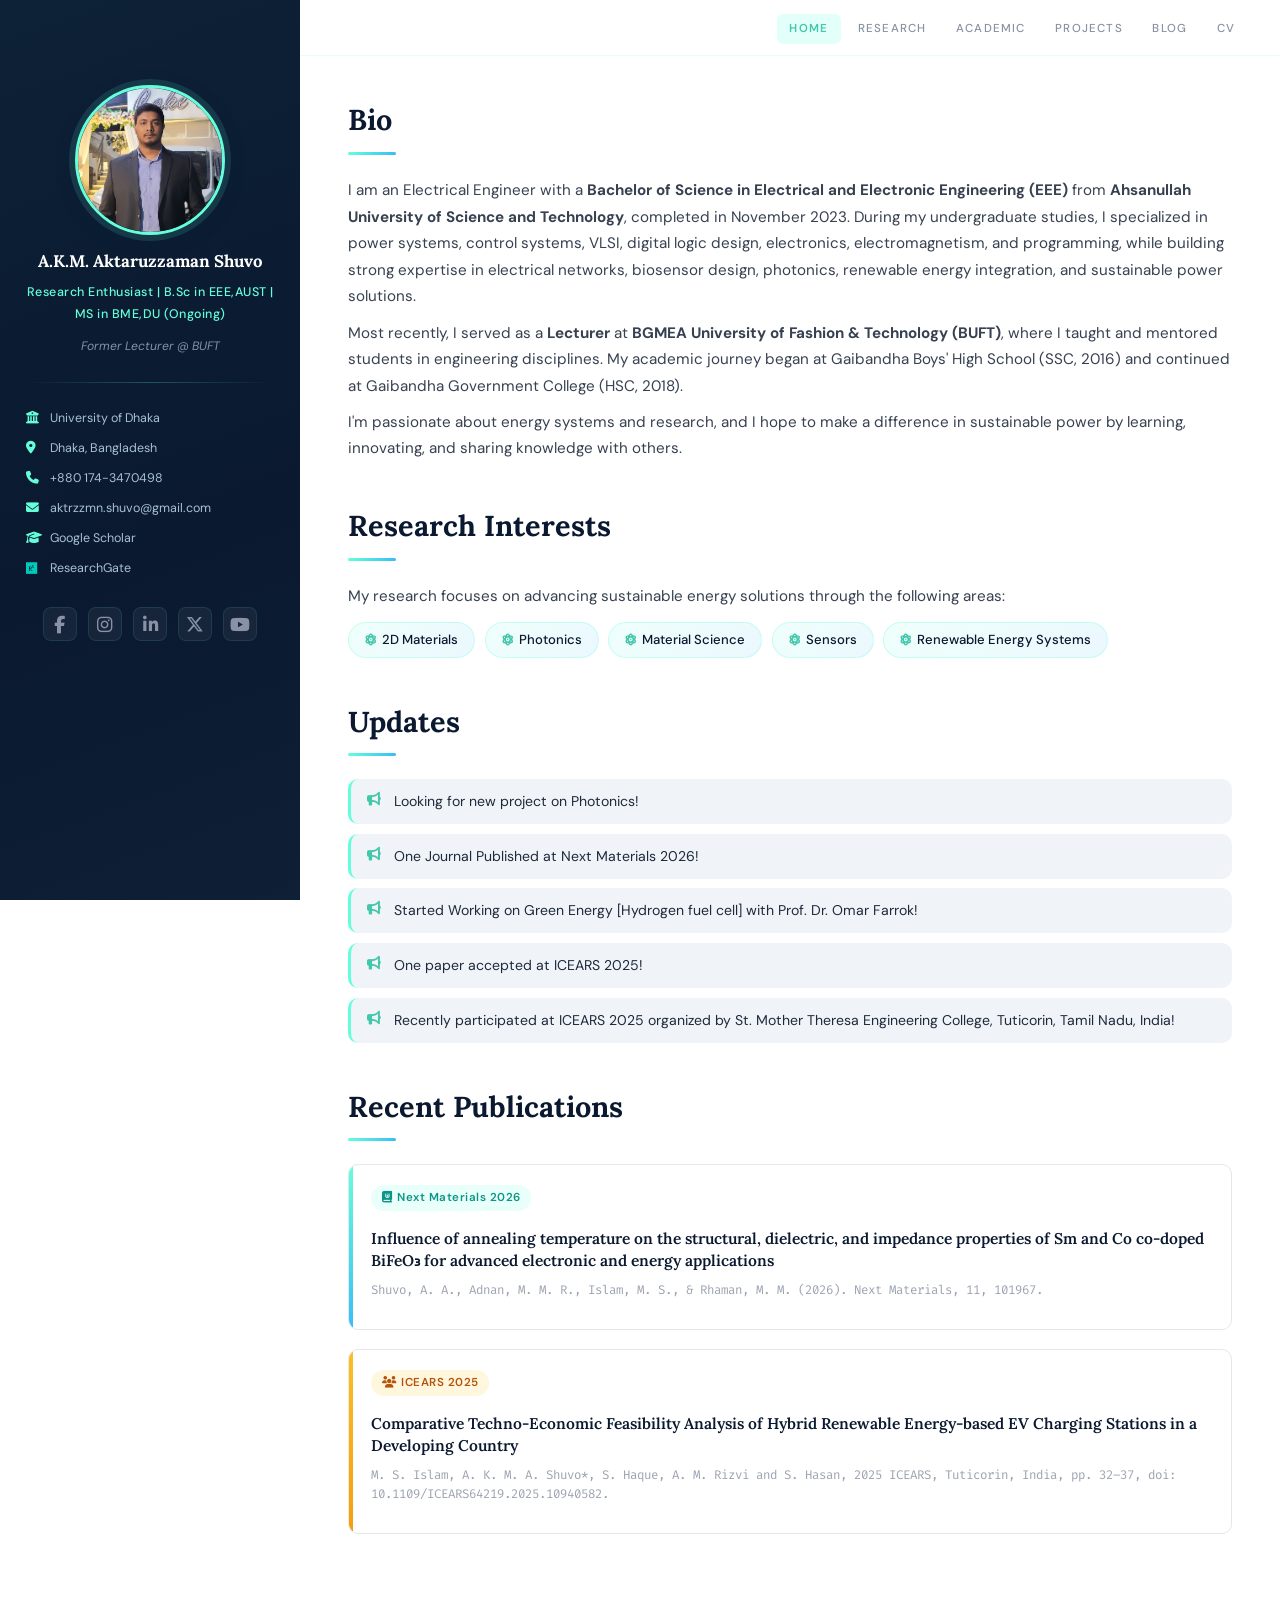
<file: index.html>
<!DOCTYPE html>
<html lang="en">
<head>
  <meta charset="UTF-8">
  <meta name="viewport" content="width=device-width, initial-scale=1.0">
  <title>Aktaruzzaman Shuvo — EEE Researcher</title>
  <link rel="stylesheet" href="https://cdnjs.cloudflare.com/ajax/libs/font-awesome/6.5.0/css/all.min.css">
  <link rel="stylesheet" href="assets/style.css">
</head>
<body>

  <nav></nav>
  <aside class="sidebar"></aside>

  <main class="main-content" id="main-content">
    <!-- Content injected by JS -->
  </main>

  <script src="assets/data.js"></script>
  <script src="assets/site.js"></script>
  <script>
    buildPage({ page: 'home', navActive: 'home', assetPrefix: '' });

    /* ---- Render home content ---- */
    const d = SITE_DATA.home;
    const p = SITE_DATA.profile;

    document.getElementById('main-content').innerHTML = `

      <!-- Bio -->
      <section id="bio">
        <h1 class="section-title">Bio</h1>
        ${d.bio.map(t => `<p>${t}</p>`).join('')}
      </section>

      <!-- Research Interests -->
      <section id="interests">
        <h1 class="section-title">Research Interests</h1>
        <p>My research focuses on advancing sustainable energy solutions through the following areas:</p>
        <div class="interest-grid">
          ${d.interests.map(i => `<span class="interest-tag"><i class="fas fa-atom" style="margin-right:5px;font-size:0.75rem;color:var(--teal-dim)"></i>${i}</span>`).join('')}
        </div>
      </section>

      <!-- Updates -->
      <section id="updates">
        <h1 class="section-title">Updates</h1>
        <div class="news-feed">
          ${d.updates.map(u => `
            <div class="news-item">
              <i class="fas fa-bullhorn news-icon"></i>
              <span class="news-text">${u}</span>
            </div>`).join('')}
        </div>
      </section>

      <!-- Recent Publications -->
      <section id="recent-pubs">
        <h1 class="section-title">Recent Publications</h1>
        <div class="pub-list">
          ${[...d.recentPubs].reverse().map(pub => `
            <div class="pub-card ${pub.type}">
              <span class="pub-badge ${pub.type}"><i class="fas fa-${pub.type === 'journal' ? 'journal-whills' : 'users'}"></i> ${pub.badge}</span>
              <p class="pub-title">${pub.title}</p>
              <p class="pub-cite">${pub.cite}</p>
            </div>`).join('')}
        </div>
      </section>
    `;
  </script>
</body>
</html>
</file>
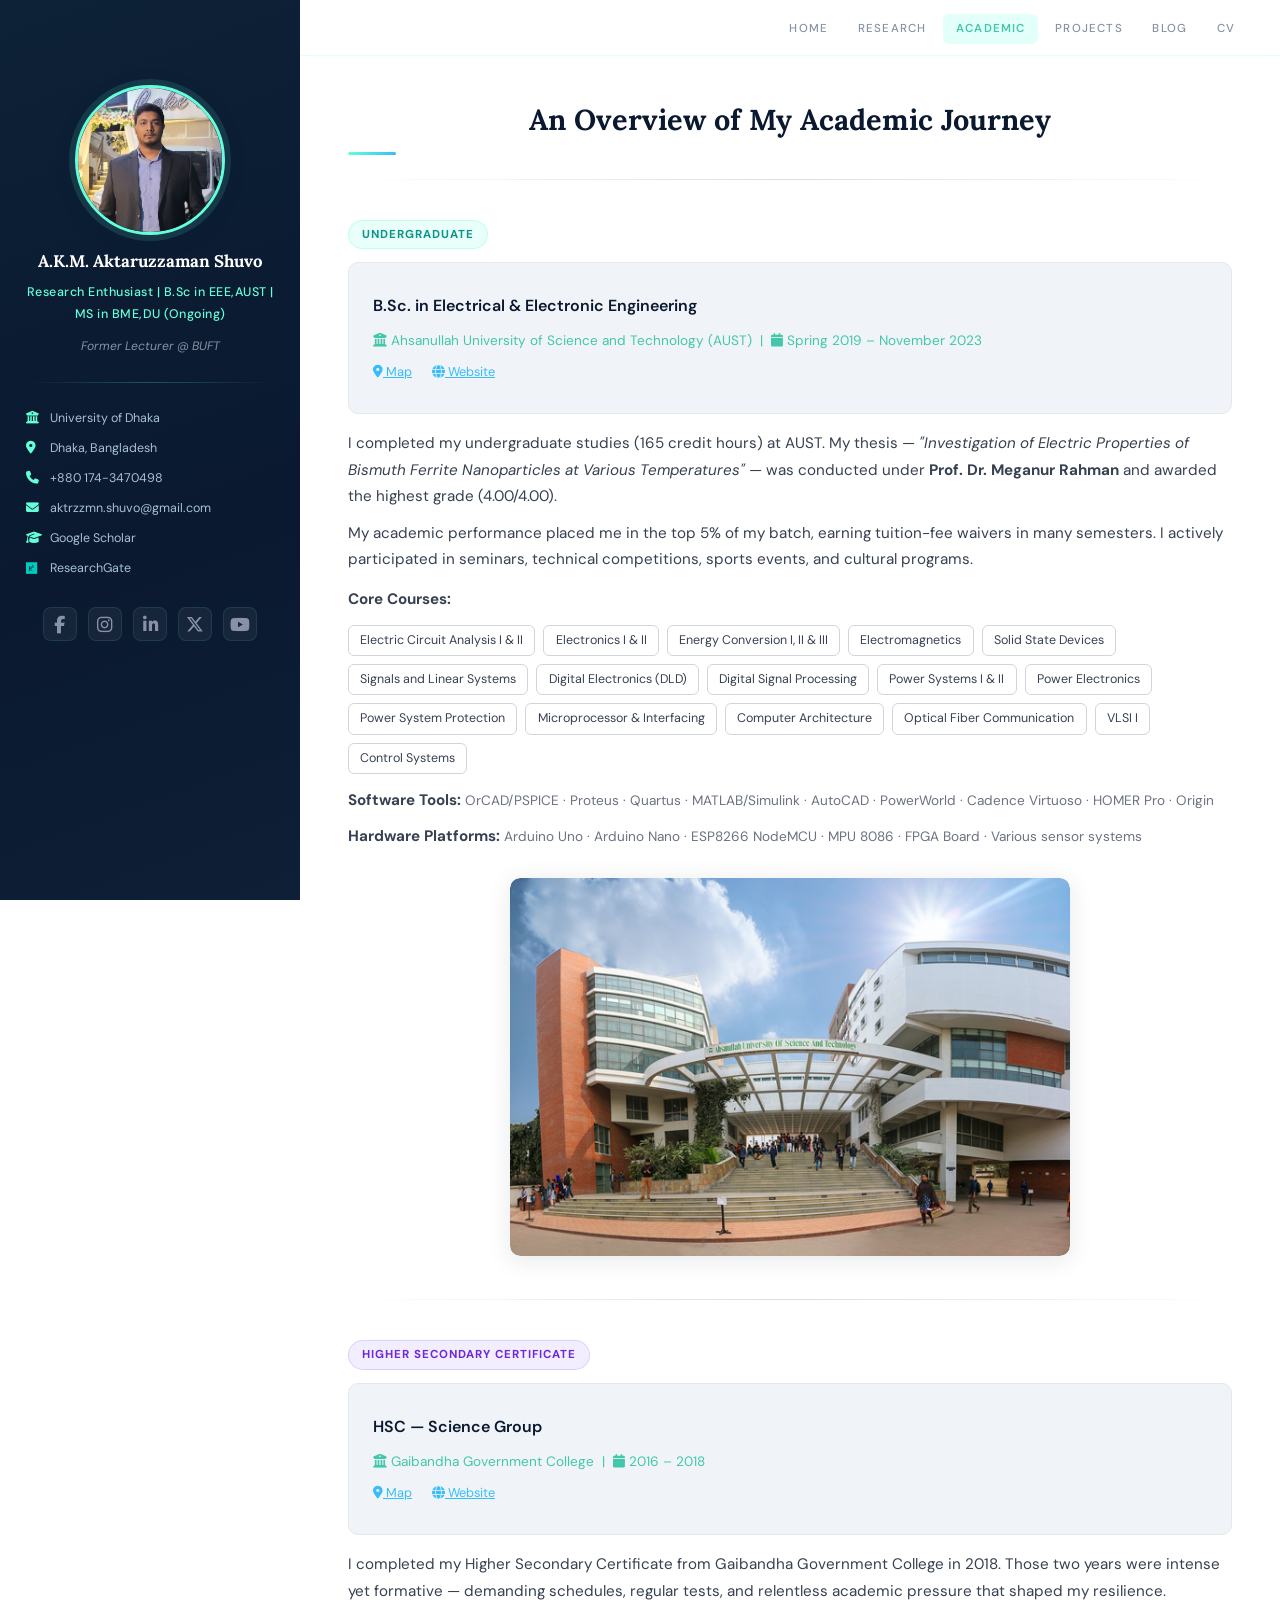
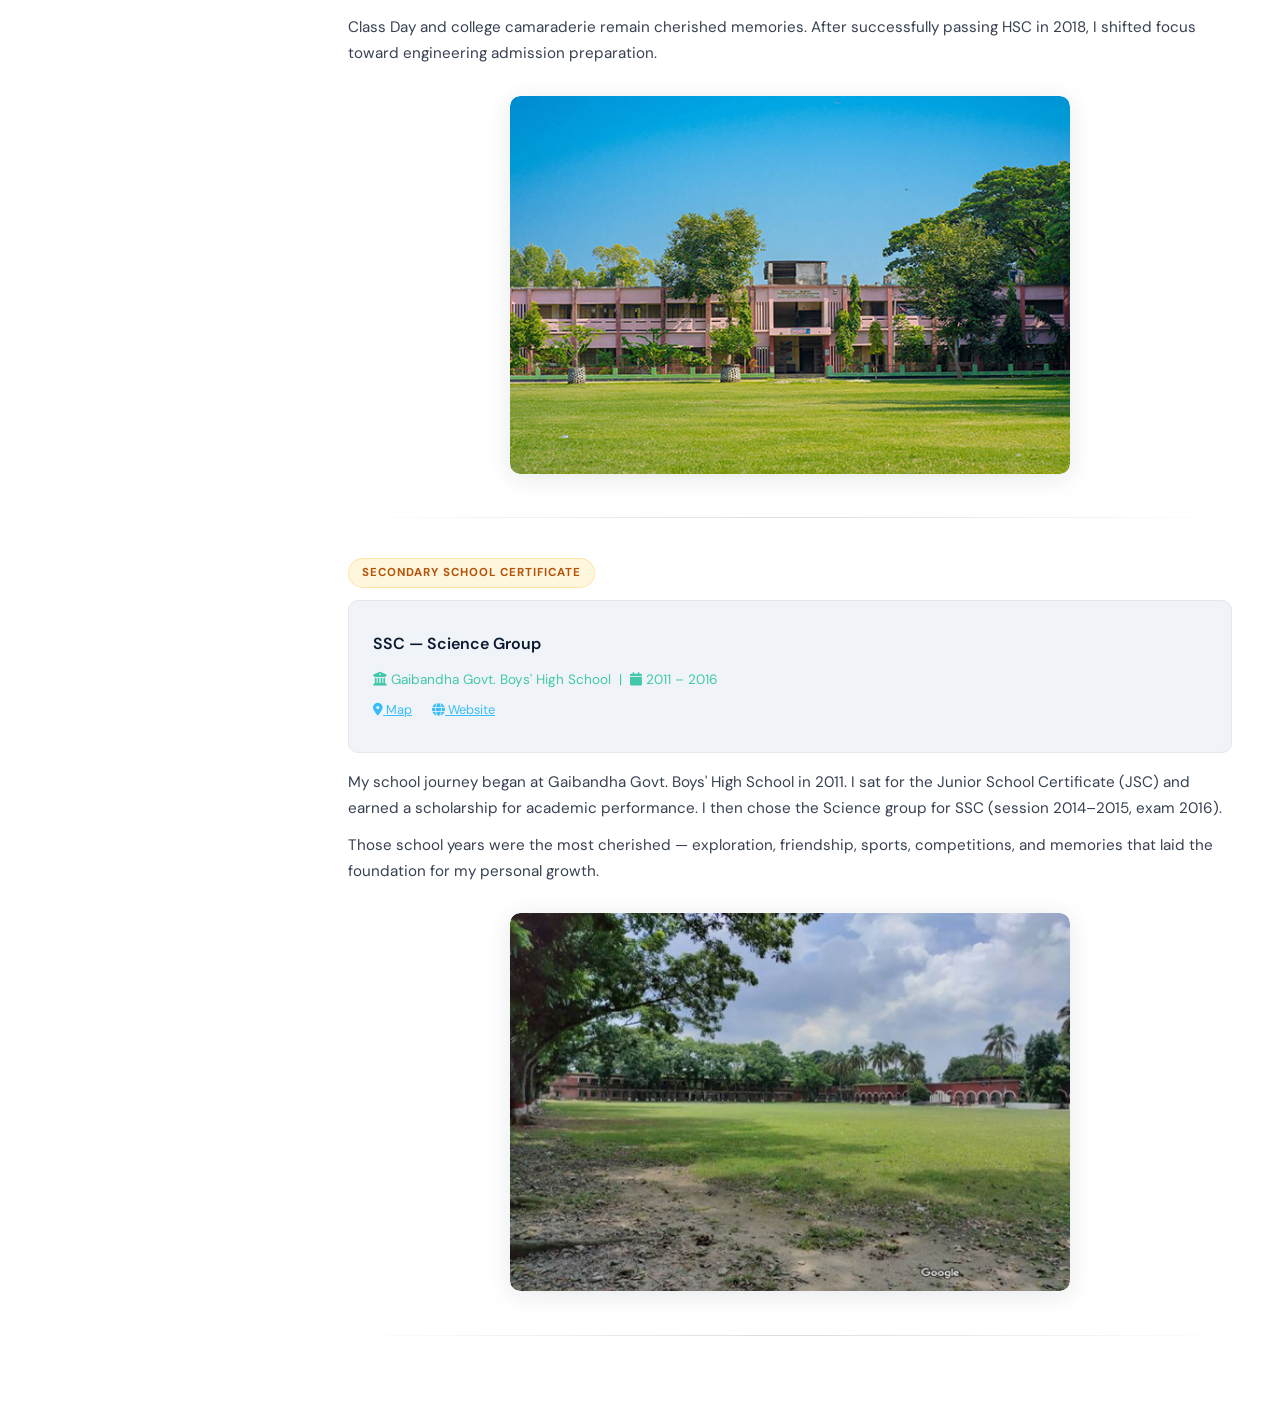
<file: academic/index.html>
<!DOCTYPE html>
<html lang="en">
<head>
  <meta charset="UTF-8">
  <meta name="viewport" content="width=device-width, initial-scale=1.0">
  <title>Academic — Aktaruzzaman Shuvo</title>
  <link rel="stylesheet" href="https://cdnjs.cloudflare.com/ajax/libs/font-awesome/6.5.0/css/all.min.css">
  <link rel="stylesheet" href="../assets/style.css">
</head>
<body>

  <nav></nav>
  <aside class="sidebar"></aside>

  <main class="main-content" id="main-content"></main>

  <script src="../assets/data.js"></script>
  <script src="../assets/site.js"></script>
  <script>
    buildPage({ page: 'academic', navActive: 'academic', assetPrefix: '../' });

    const levels = SITE_DATA.academic.levels;

    function renderLevel(lv) {
      const slides = lv.slides && lv.slides.length
        ? `<div class="slideshow-wrapper">
             <div class="slideshow-container">
               ${lv.slides.map((s,i) => `<img class="slide" src="${s}" alt="${lv.label} photo ${i+1}">`).join('')}
             </div>
           </div>` : '';

      const courses = lv.courses
        ? `<p style="margin-top:0.8rem"><strong>Core Courses:</strong></p>
           <div class="course-grid">${lv.courses.map(c=>`<span class="course-tag">${c}</span>`).join('')}</div>` : '';

      const tools = lv.tools
        ? `<p style="margin-top:0.7rem"><strong>Software Tools:</strong> <span style="color:#6b7280;font-size:0.85rem">${lv.tools}</span></p>` : '';

      const hardware = lv.hardware
        ? `<p><strong>Hardware Platforms:</strong> <span style="color:#6b7280;font-size:0.85rem">${lv.hardware}</span></p>` : '';

      return `
        <section id="${lv.id}">
          <div class="level-heading">
            <span class="level-badge ${lv.badge}">${lv.label}</span>
          </div>
          <div class="info-card">
            <p style="font-weight:600;color:var(--navy);font-size:1rem">${lv.title}</p>
            <p style="color:var(--teal-dim);font-size:0.85rem;margin:0.2rem 0">
              <i class="fas fa-university"></i> ${lv.school} &nbsp;|&nbsp;
              <i class="fas fa-calendar"></i> ${lv.period}
            </p>
            <p style="margin-top:0.3rem">
              <a href="${lv.mapLink}" target="_blank" style="color:var(--sky);font-size:0.8rem;margin-right:1rem"><i class="fas fa-map-marker-alt"></i> Map</a>
              <a href="${lv.webLink}" target="_blank" style="color:var(--sky);font-size:0.8rem"><i class="fas fa-globe"></i> Website</a>
            </p>
          </div>
          ${lv.body.map(b => `<p>${b}</p>`).join('')}
          ${courses}
          ${tools}
          ${hardware}
          ${slides}
          <hr class="fancy-hr">
        </section>`;
    }

    document.getElementById('main-content').innerHTML = `
      <section>
        <h1 class="section-title" style="text-align:center">An Overview of My Academic Journey</h1>
        <hr class="fancy-hr">
      </section>
      ${levels.map(renderLevel).join('')}
    `;

    initSlideshows();
  </script>
</body>
</html>
</file>
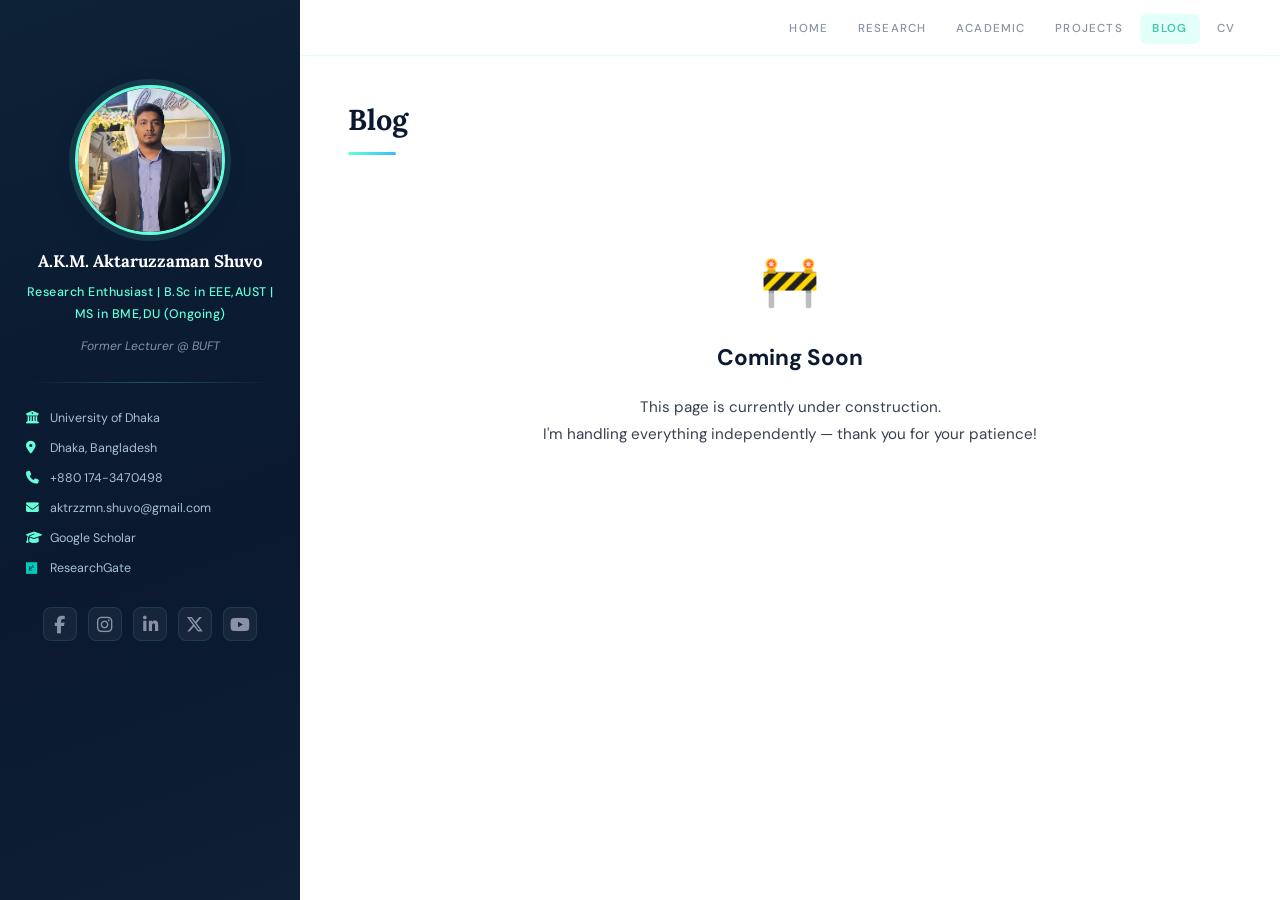
<file: blog/index.html>
<!DOCTYPE html>
<html lang="en">
<head>
  <meta charset="UTF-8">
  <meta name="viewport" content="width=device-width, initial-scale=1.0">
  <title>Blog — Aktaruzzaman Shuvo</title>
  <link rel="stylesheet" href="https://cdnjs.cloudflare.com/ajax/libs/font-awesome/6.5.0/css/all.min.css">
  <link rel="stylesheet" href="../assets/style.css">
</head>
<body>

  <nav></nav>
  <aside class="sidebar"></aside>

  <main class="main-content" id="main-content"></main>

  <script src="../assets/data.js"></script>
  <script src="../assets/site.js"></script>
  <script>
    buildPage({ page: 'blog', navActive: 'blog', assetPrefix: '../' });

    const posts = SITE_DATA.blog.posts;

    document.getElementById('main-content').innerHTML = posts.length === 0
      ? `<section>
           <h1 class="section-title">Blog</h1>
           <div class="under-construction">
             <div class="big-icon">🚧</div>
             <h2>Coming Soon</h2>
             <p>This page is currently under construction.<br>
                I'm handling everything independently — thank you for your patience!</p>
           </div>
         </section>`
      : `<section>
           <h1 class="section-title">Blog</h1>
           ${posts.map(post => `
             <article class="info-card" style="margin-bottom:1.5rem">
               <p style="font-weight:600;color:var(--navy);font-size:1rem">${post.title}</p>
               <p style="font-size:0.78rem;color:var(--slate);margin-bottom:0.5rem"><i class="fas fa-calendar"></i> ${post.date}</p>
               <p>${post.body}</p>
             </article>`).join('')}
         </section>`;
  </script>
</body>
</html>
</file>
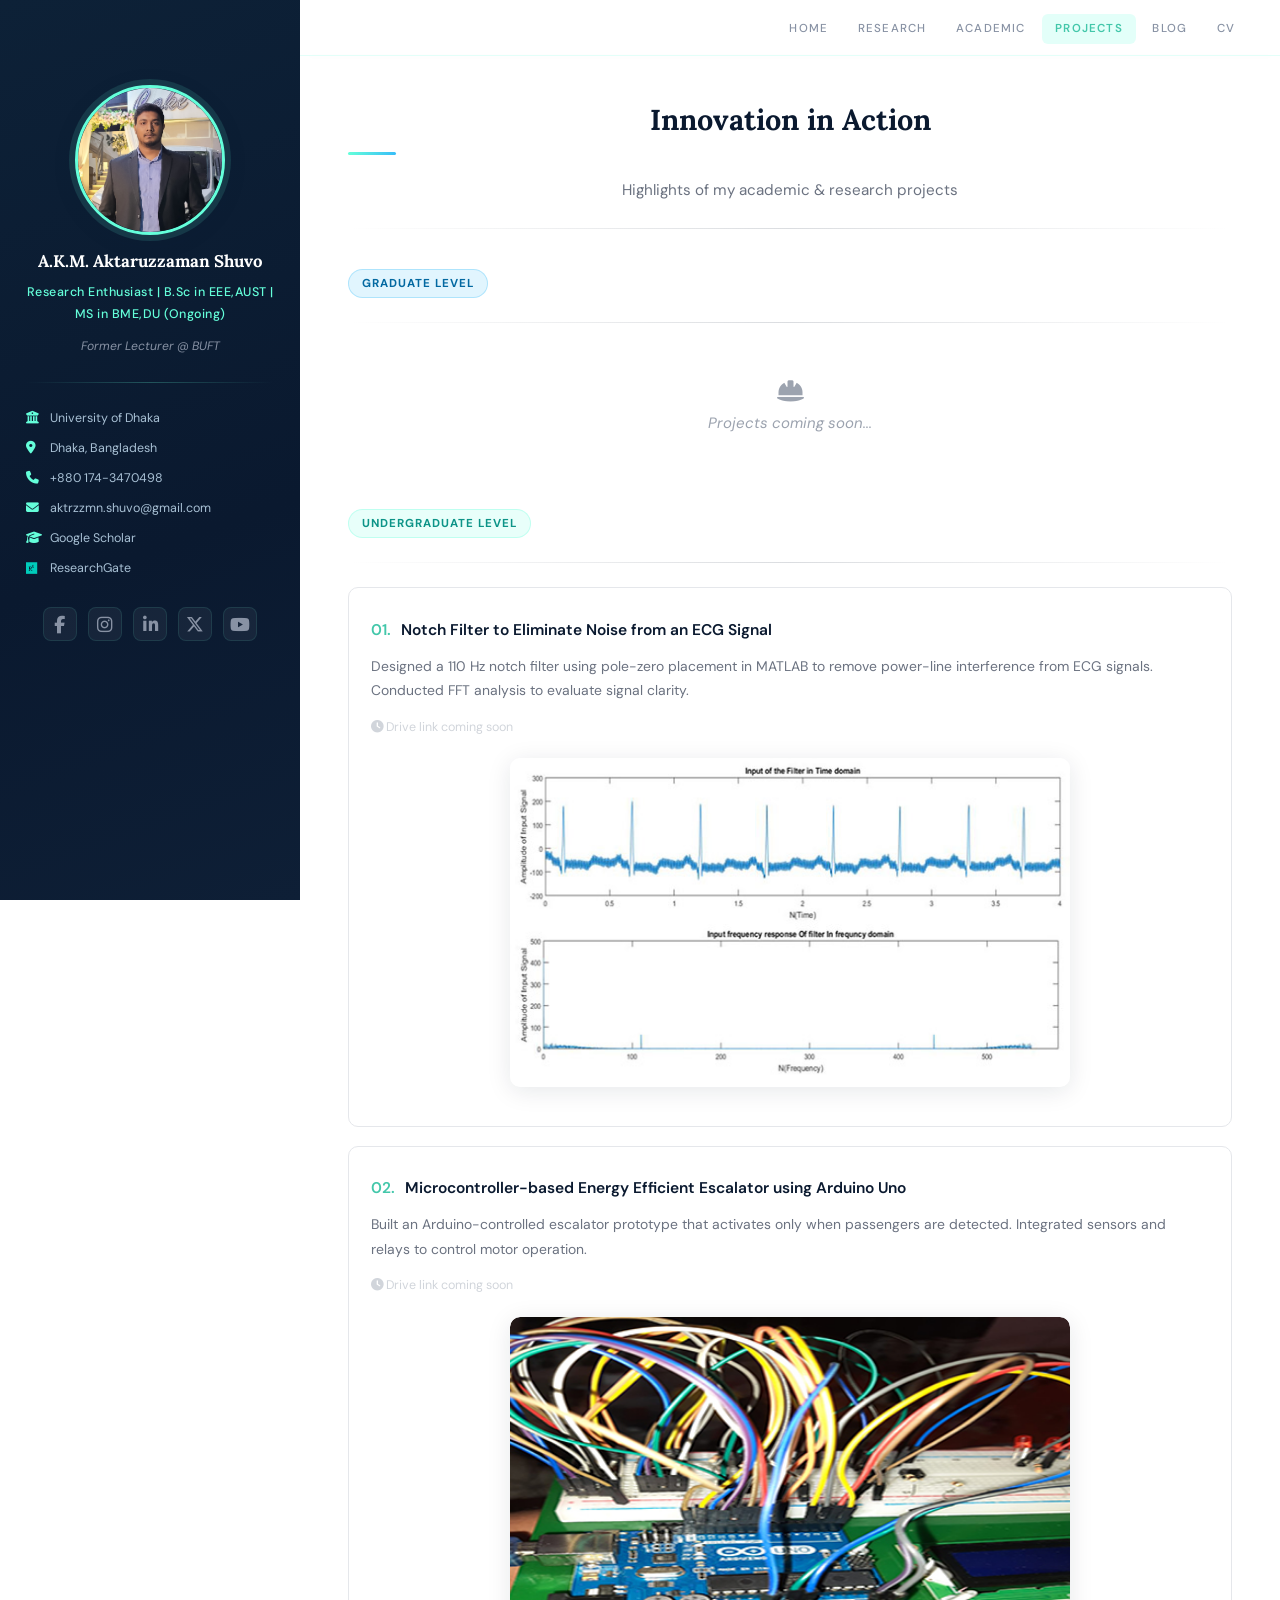
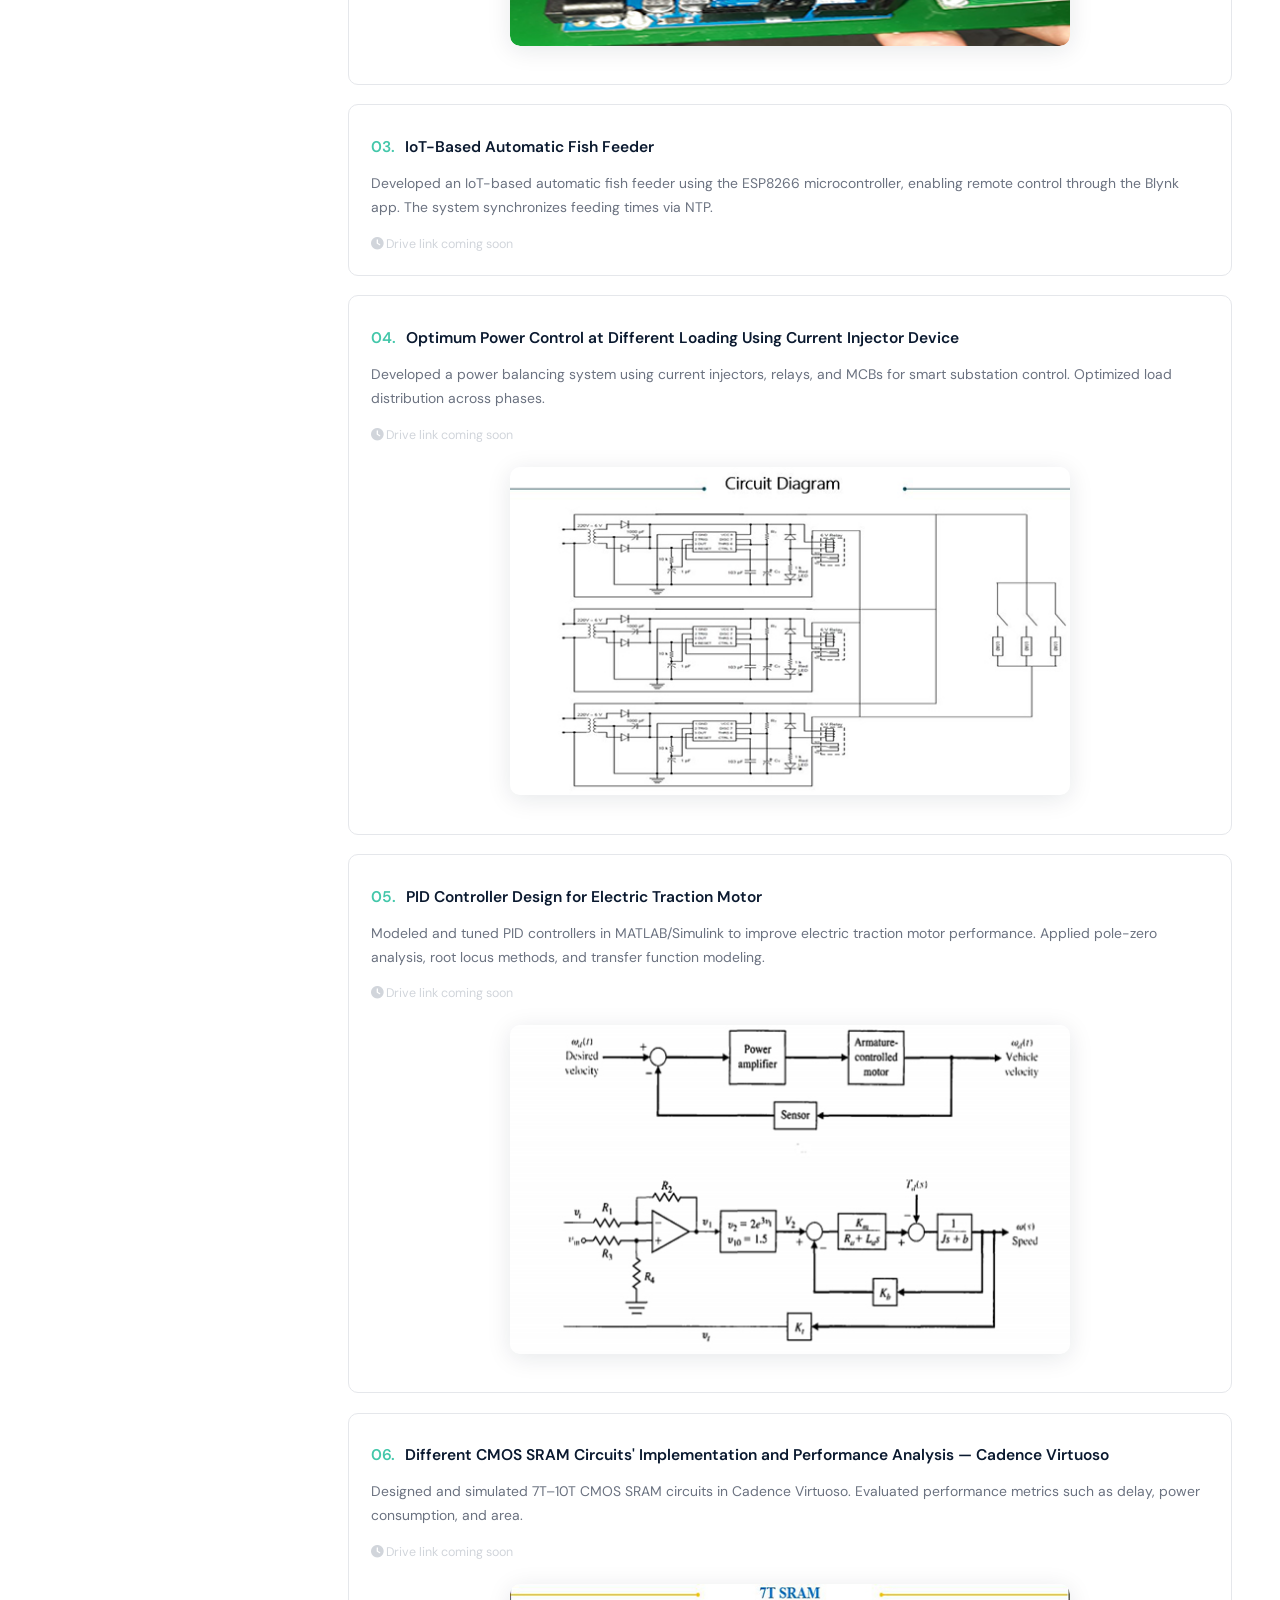
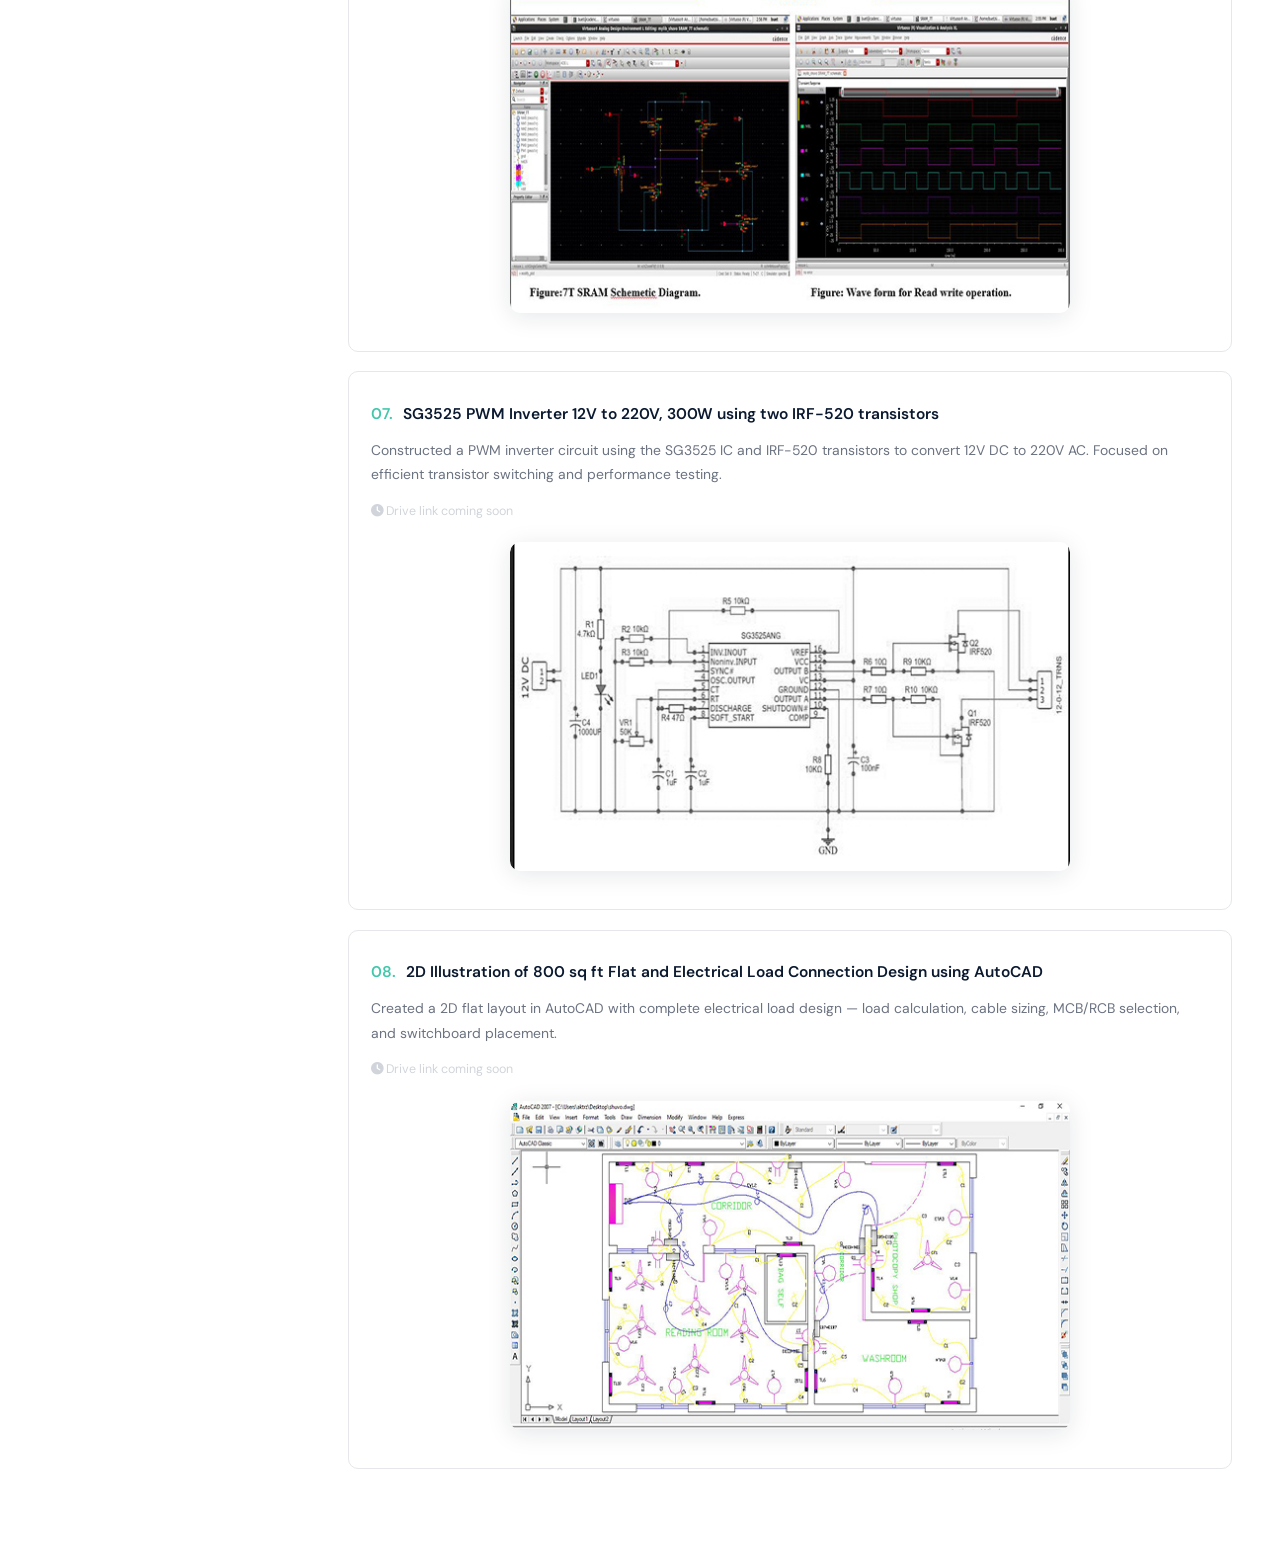
<file: projects/index.html>
<!DOCTYPE html>
<html lang="en">
<head>
  <meta charset="UTF-8">
  <meta name="viewport" content="width=device-width, initial-scale=1.0">
  <title>Projects — Aktaruzzaman Shuvo</title>
  <link rel="stylesheet" href="https://cdnjs.cloudflare.com/ajax/libs/font-awesome/6.5.0/css/all.min.css">
  <link rel="stylesheet" href="../assets/style.css">
</head>
<body>

  <nav></nav>
  <aside class="sidebar"></aside>

  <main class="main-content" id="main-content"></main>

  <script src="../assets/data.js"></script>
  <script src="../assets/site.js"></script>
  <script>
    buildPage({ page: 'projects', navActive: 'projects', assetPrefix: '../' });

    function renderProject(proj, idx) {
      const slides = proj.slides && proj.slides.length
        ? `<div class="slideshow-wrapper">
             <div class="slideshow-container">
               ${proj.slides.map((s,i)=>`<img class="slide" src="${s}" alt="${proj.title} photo ${i+1}">`).join('')}
             </div>
           </div>` : '';

      const driveLink = proj.drive
        ? `<a class="project-link" href="${proj.drive}" target="_blank"><i class="fas fa-external-link-alt"></i> Google Drive</a>`
        : `<span style="font-size:0.78rem;color:#d1d5db"><i class="fas fa-clock"></i> Drive link coming soon</span>`;

      return `
        <div class="project-card">
          <p class="project-title"><span style="color:var(--teal-dim);margin-right:6px">${String(idx+1).padStart(2,'0')}.</span> ${proj.title}</p>
          <p class="project-desc">${proj.desc}</p>
          ${driveLink}
          ${slides}
        </div>`;
    }

    function renderLevel(lv) {
      const empty = lv.projects.length === 0
        ? `<div style="padding:2rem;text-align:center;color:#9ca3af;font-style:italic">
             <i class="fas fa-hard-hat" style="font-size:1.5rem;margin-bottom:0.5rem;display:block"></i>
             Projects coming soon...
           </div>` : '';

      return `
        <section>
          <div class="level-heading">
            <span class="level-badge ${lv.badge}">${lv.label}</span>
          </div>
          <hr class="fancy-hr">
          ${lv.projects.map((p,i) => renderProject(p, i)).join('')}
          ${empty}
        </section>`;
    }

    document.getElementById('main-content').innerHTML = `
      <section>
        <h1 class="section-title" style="text-align:center">Innovation in Action</h1>
        <p style="text-align:center;color:#6b7280">Highlights of my academic & research projects</p>
        <hr class="fancy-hr">
      </section>
      ${SITE_DATA.projects.levels.map(renderLevel).join('')}
    `;

    initSlideshows();
  </script>
</body>
</html>
</file>
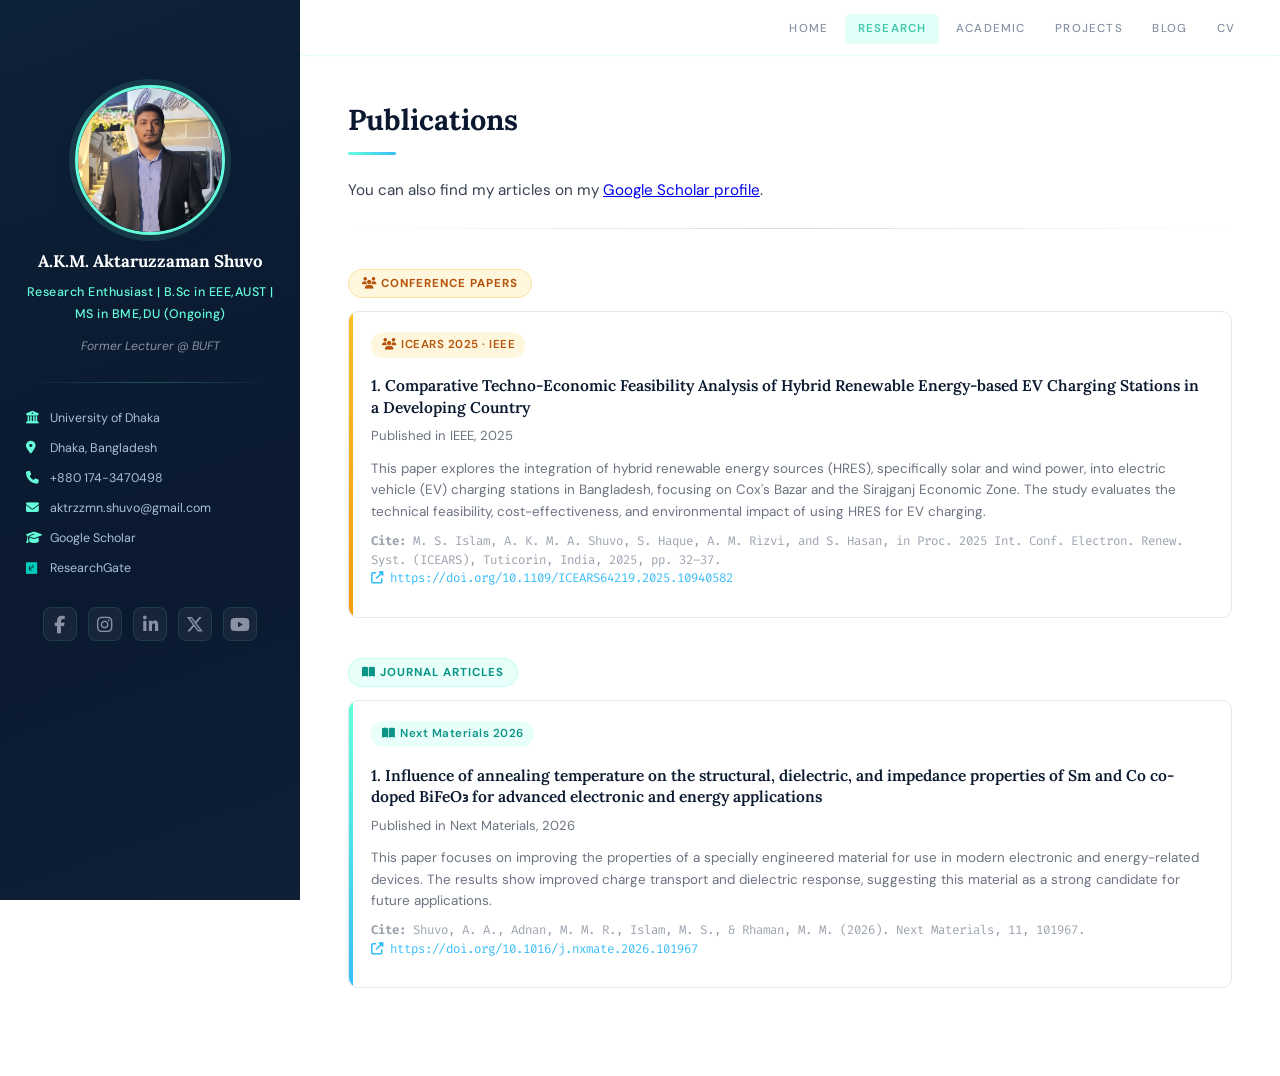
<file: research/index.html>
<!DOCTYPE html>
<html lang="en">
<head>
  <meta charset="UTF-8">
  <meta name="viewport" content="width=device-width, initial-scale=1.0">
  <title>Research — Aktaruzzaman Shuvo</title>
  <link rel="stylesheet" href="https://cdnjs.cloudflare.com/ajax/libs/font-awesome/6.5.0/css/all.min.css">
  <link rel="stylesheet" href="../assets/style.css">
</head>
<body>

  <nav></nav>
  <aside class="sidebar"></aside>

  <main class="main-content" id="main-content"></main>

  <script src="../assets/data.js"></script>
  <script src="../assets/site.js"></script>
  <script>
    buildPage({ page: 'research', navActive: 'research', assetPrefix: '../' });

    const d = SITE_DATA.research;
    const conf  = d.papers.filter(p => p.type === 'conference');
    const journ = d.papers.filter(p => p.type === 'journal');

    function paperCard(pub, num) {
      return `
        <div class="pub-card ${pub.type}">
          <span class="pub-badge ${pub.type}">
            <i class="fas fa-${pub.type === 'journal' ? 'book-open' : 'users'}"></i> ${pub.badge}
          </span>
          <p class="pub-title">${num}. ${pub.title}</p>
          <p style="font-size:0.82rem;color:#6b7280;margin:0.3rem 0;">${pub.venue}</p>
          <p class="pub-desc">${pub.desc}</p>
          <p class="pub-cite"><strong>Cite:</strong> ${pub.cite}<br>
            <a href="${pub.doi}" target="_blank"><i class="fas fa-external-link-alt"></i> ${pub.doi}</a>
          </p>
        </div>`;
    }

    document.getElementById('main-content').innerHTML = `
      <section>
        <h1 class="section-title">Publications</h1>
        <p>${d.intro}</p>
        <hr class="fancy-hr">
      </section>

      <section>
        <div class="level-heading">
          <span class="level-badge conference" style="background:rgba(251,191,36,0.15);color:#b45309;border:1px solid rgba(251,191,36,0.3);">
            <i class="fas fa-users"></i> Conference Papers
          </span>
        </div>
        <div class="pub-list">
          ${conf.map((p, i) => paperCard(p, i+1)).join('')}
        </div>
      </section>

      <section>
        <div class="level-heading">
          <span class="level-badge journal" style="background:rgba(100,255,218,0.15);color:#0d9488;border:1px solid rgba(100,255,218,0.3);">
            <i class="fas fa-book-open"></i> Journal Articles
          </span>
        </div>
        <div class="pub-list">
          ${journ.map((p, i) => paperCard(p, i+1)).join('')}
        </div>
      </section>
    `;
  </script>
</body>
</html>
</file>
<file: assets/style.css>
/* ===================================================
   Aktaruzzaman Shuvo — Global Stylesheet
   =================================================== */

@import url('https://fonts.googleapis.com/css2?family=Lora:ital,wght@0,400;0,600;0,700;1,400&family=DM+Sans:wght@300;400;500;600&family=Fira+Code:wght@400;500&display=swap');

/* ===== CSS Variables ===== */
:root {
  --navy:      #0a192f;
  --teal:      #64ffda;
  --teal-dim:  #43c7aa;
  --sky:       #38bdf8;
  --amber:     #fbbf24;
  --rose:      #f87171;
  --green:     #34d399;
  --purple:    #a78bfa;
  --white:     #ffffff;
  --off-white: #f0f4f8;
  --slate:     #8892a4;
  --dark-txt:  #1e293b;
  --sidebar-w: 300px;
  --nav-h:     56px;
  --radius:    10px;
  --shadow:    0 4px 24px rgba(10,25,47,0.10);
  --trans:     0.3s cubic-bezier(.4,0,.2,1);
}

/* ===== Reset ===== */
*, *::before, *::after { margin:0; padding:0; box-sizing:border-box; }

html { scroll-behavior: smooth; }

body {
  font-family: 'DM Sans', sans-serif;
  background: var(--white);
  color: var(--dark-txt);
  line-height: 1.7;
  font-size: 15px;
}

/* ===== Scrollbar ===== */
::-webkit-scrollbar { width: 6px; }
::-webkit-scrollbar-track { background: var(--off-white); }
::-webkit-scrollbar-thumb { background: var(--teal-dim); border-radius: 3px; }

/* ===================================================
   NAVIGATION
   =================================================== */
nav {
  position: fixed;
  top: 0; left: 0; right: 0;
  height: var(--nav-h);
  z-index: 200;
  display: flex;
  align-items: center;
  justify-content: flex-end;
  padding: 0 2rem;
  /* Two-tone: navy on the left (behind sidebar), white on the right */
  background: linear-gradient(
    to right,
    #0a192f var(--sidebar-w),
    rgba(255,255,255,0.95) var(--sidebar-w)
  );
  backdrop-filter: blur(12px);
  -webkit-backdrop-filter: blur(12px);
  /* No border — sidebar visually merges with nav left zone */
  border-bottom: none;
  box-shadow: none;
}

/* Thin separator only on the white (right) part of nav */
nav::after {
  content: '';
  position: absolute;
  bottom: 0;
  left: var(--sidebar-w);
  right: 0;
  height: 1px;
  background: rgba(100,255,218,0.18);
  box-shadow: 0 1px 12px rgba(10,25,47,0.06);
}

nav ul { list-style:none; display:flex; gap:0.25rem; }

nav a {
  text-decoration: none;
  color: var(--slate);
  font-weight: 500;
  font-size: 0.72rem;
  text-transform: uppercase;
  letter-spacing: 1.2px;
  padding: 0.45rem 0.8rem;
  border-radius: 6px;
  transition: color var(--trans), background var(--trans);
}

nav a:hover, nav a.active {
  color: var(--navy);
  background: rgba(100,255,218,0.18);
}

nav a.active { color: var(--teal-dim); font-weight: 600; }

/* ===================================================
   SIDEBAR
   =================================================== */
.sidebar {
  position: fixed;
  left: 0; top: 0;
  width: var(--sidebar-w);
  height: 100vh;
  overflow-y: auto;
  z-index: 201; /* above nav so sidebar left zone fully covers it */
  background: linear-gradient(160deg, #0d2137 0%, #0a192f 60%, #0e1f36 100%);
  padding: calc(var(--nav-h) + 1.8rem) 1.6rem 2rem;
  display: flex;
  flex-direction: column;
  align-items: center;
  border-right: none;
}

.sidebar::-webkit-scrollbar { width: 4px; }
.sidebar::-webkit-scrollbar-thumb { background: rgba(100,255,218,0.3); }

.profile-container {
  display: flex;
  flex-direction: column;
  align-items: center;
  width: 100%;
  text-align: center;
}

/* Profile image */
.profile-img-container {
  width: 150px;
  height: 150px;
  border-radius: 50%;
  overflow: hidden;
  border: 3px solid var(--teal);
  margin-bottom: 1rem;
  box-shadow: 0 0 0 6px rgba(100,255,218,0.12), var(--shadow);
  transition: transform var(--trans);
}
.profile-img-container:hover { transform: scale(1.04); }
.profile-img { width:100%; height:100%; object-fit:cover; }

/* Name & title */
.profile-info h3 {
  font-family: 'Lora', serif;
  font-size: 1.05rem;
  color: var(--white);
  margin-bottom: 0.2rem;
  line-height: 1.3;
}
.profile-info .role {
  color: var(--teal);
  font-size: 0.78rem;
  font-weight: 500;
  letter-spacing: 0.5px;
  margin-bottom: 0.1rem;
}
.profile-info .subtitle {
  color: var(--slate);
  font-size: 0.76rem;
  font-style: italic;
}

/* Divider */
.sidebar-divider {
  width: 100%;
  height: 1px;
  background: linear-gradient(to right, transparent, rgba(100,255,218,0.25), transparent);
  margin: 1rem 0;
}

/* Contact */
.contact-info { width: 100%; }

.contact-item {
  display: flex;
  align-items: center;
  gap: 0.65rem;
  margin: 0.55rem 0;
  font-size: 0.8rem;
  color: var(--slate);
  text-align: left;
}
.contact-item i {
  color: var(--teal);
  width: 14px;
  flex-shrink: 0;
  font-size: 0.8rem;
}
.contact-item a, .contact-item span {
  color: #a8c0d4;
  text-decoration: none;
  transition: color var(--trans);
  word-break: break-all;
  font-size: 0.78rem;
}
.contact-item a:hover { color: var(--teal); }

/* Social */
.social-links {
  display: flex;
  gap: 0.7rem;
  margin-top: 1.2rem;
  flex-wrap: wrap;
  justify-content: center;
}
.social-links a {
  color: var(--slate);
  font-size: 1.1rem;
  width: 34px;
  height: 34px;
  border-radius: 8px;
  display: flex;
  align-items: center;
  justify-content: center;
  background: rgba(255,255,255,0.05);
  border: 1px solid rgba(100,255,218,0.1);
  transition: all var(--trans);
  text-decoration: none;
}
.social-links a:hover {
  color: var(--teal);
  background: rgba(100,255,218,0.12);
  border-color: rgba(100,255,218,0.35);
  transform: translateY(-2px);
}

/* ===================================================
   MAIN CONTENT
   =================================================== */
.main-content {
  margin-left: var(--sidebar-w);
  padding: calc(var(--nav-h) + 2.5rem) 3rem 3rem;
  min-height: 100vh;
}

/* ===== Section Titles ===== */
.section-title {
  font-family: 'Lora', serif;
  font-size: 1.8rem;
  font-weight: 700;
  color: var(--navy);
  position: relative;
  padding-bottom: 0.6rem;
  margin-bottom: 1.4rem;
}
.section-title::after {
  content: '';
  position: absolute;
  bottom: 0; left: 0;
  height: 3px;
  width: 48px;
  border-radius: 2px;
  background: linear-gradient(90deg, var(--teal), var(--sky));
}

.sub-title {
  font-family: 'DM Sans', sans-serif;
  font-size: 1.05rem;
  font-weight: 600;
  padding: 0.4rem 0.8rem 0.4rem 1rem;
  border-left: 4px solid var(--teal);
  color: var(--navy);
  background: linear-gradient(90deg, rgba(100,255,218,0.08) 0%, transparent 100%);
  margin: 1.5rem 0 0.8rem;
  border-radius: 0 6px 6px 0;
}

/* ===== Fancy HR ===== */
.fancy-hr {
  border: none;
  height: 1px;
  background: linear-gradient(to right, transparent, rgba(10,25,47,0.15), transparent);
  margin: 1.5rem 0;
}

/* ===== Section wrapper ===== */
section { margin-bottom: 2.5rem; }

/* ===== Paragraphs ===== */
p {
  margin: 0.6rem 0;
  font-size: 0.95rem;
  line-height: 1.75;
  color: #374151;
}

/* ===== Lists ===== */
ul, ol { padding-left: 1.4rem; }
li { margin: 0.45rem 0; font-size: 0.93rem; color: #374151; }

/* ===== Highlighted list (research interests) ===== */
.interest-grid {
  display: flex;
  flex-wrap: wrap;
  gap: 0.6rem;
  margin-top: 0.8rem;
}
.interest-tag {
  background: linear-gradient(135deg, rgba(100,255,218,0.1), rgba(56,189,248,0.1));
  border: 1px solid rgba(100,255,218,0.3);
  color: var(--navy);
  border-radius: 20px;
  padding: 0.35rem 1rem;
  font-size: 0.82rem;
  font-weight: 500;
  transition: all var(--trans);
  cursor: default;
}
.interest-tag:hover {
  background: linear-gradient(135deg, rgba(100,255,218,0.25), rgba(56,189,248,0.2));
  border-color: var(--teal);
  transform: translateY(-1px);
}

/* ===== News / Updates ===== */
.news-feed { display: flex; flex-direction: column; gap: 0.6rem; }

.news-item {
  display: flex;
  align-items: flex-start;
  gap: 0.8rem;
  padding: 0.75rem 1rem;
  border-radius: var(--radius);
  background: var(--off-white);
  border-left: 3px solid var(--teal);
  transition: background var(--trans), transform var(--trans);
}
.news-item:hover {
  background: rgba(100,255,218,0.07);
  transform: translateX(4px);
}
.news-icon {
  color: var(--teal-dim);
  margin-top: 2px;
  flex-shrink: 0;
  font-size: 0.85rem;
}
.news-text { font-size: 0.88rem; color: var(--dark-txt); line-height: 1.5; }

/* ===== Publication cards ===== */
.pub-list { display: flex; flex-direction: column; gap: 1.2rem; }

.pub-card {
  background: var(--white);
  border: 1px solid #e5e7eb;
  border-radius: var(--radius);
  padding: 1.2rem 1.4rem;
  transition: box-shadow var(--trans), border-color var(--trans), transform var(--trans);
  position: relative;
  overflow: hidden;
}
.pub-card::before {
  content: '';
  position: absolute;
  left: 0; top: 0; bottom: 0;
  width: 4px;
  border-radius: 2px 0 0 2px;
}
.pub-card.conference::before { background: linear-gradient(to bottom, var(--amber), #f59e0b); }
.pub-card.journal::before   { background: linear-gradient(to bottom, var(--teal), var(--sky)); }

.pub-card:hover {
  box-shadow: 0 8px 32px rgba(10,25,47,0.10);
  border-color: rgba(100,255,218,0.4);
  transform: translateY(-2px);
}

.pub-badge {
  display: inline-flex;
  align-items: center;
  gap: 0.3rem;
  font-size: 0.72rem;
  font-weight: 600;
  letter-spacing: 0.5px;
  padding: 0.2rem 0.65rem;
  border-radius: 20px;
  margin-bottom: 0.5rem;
}
.pub-badge.conference { background: rgba(251,191,36,0.15); color: #b45309; }
.pub-badge.journal    { background: rgba(100,255,218,0.15); color: #0d9488; }

.pub-title {
  font-family: 'Lora', serif;
  font-size: 0.97rem;
  font-weight: 600;
  color: var(--navy);
  margin-bottom: 0.4rem;
  line-height: 1.4;
}
.pub-desc { font-size: 0.84rem; color: #6b7280; line-height: 1.6; margin-bottom: 0.6rem; }
.pub-cite {
  font-size: 0.78rem;
  color: #9ca3af;
  font-family: 'Fira Code', monospace;
  line-height: 1.5;
}
.pub-cite a { color: var(--sky); text-decoration: none; }
.pub-cite a:hover { text-decoration: underline; }

/* ===== Project cards ===== */
.project-card {
  background: var(--white);
  border: 1px solid #e5e7eb;
  border-radius: var(--radius);
  padding: 1.2rem 1.4rem;
  margin-bottom: 1.2rem;
  transition: box-shadow var(--trans), transform var(--trans);
}
.project-card:hover {
  box-shadow: 0 8px 28px rgba(10,25,47,0.09);
  transform: translateY(-2px);
}
.project-title {
  font-weight: 600;
  color: var(--navy);
  font-size: 0.97rem;
  margin-bottom: 0.4rem;
}
.project-desc { font-size: 0.87rem; color: #6b7280; margin-bottom: 0.7rem; }
.project-link {
  font-size: 0.78rem;
  color: var(--sky);
  text-decoration: none;
  display: inline-flex;
  align-items: center;
  gap: 0.3rem;
}
.project-link:hover { text-decoration: underline; }

/* ===== Slideshow ===== */
.slideshow-wrapper {
  display: flex;
  justify-content: center;
  padding: 1.2rem 0;
}
.slideshow-container {
  max-width: 560px;
  width: 100%;
  position: relative;
  border-radius: var(--radius);
  overflow: hidden;
  box-shadow: var(--shadow);
}
.slide {
  width: 100%;
  display: none;
  border-radius: var(--radius);
}

/* ===== Academic level badge ===== */
.level-heading {
  display: flex;
  align-items: center;
  gap: 0.7rem;
  margin: 1.5rem 0 0.8rem;
}
.level-badge {
  font-size: 0.72rem;
  font-weight: 700;
  letter-spacing: 1px;
  padding: 0.25rem 0.8rem;
  border-radius: 20px;
  text-transform: uppercase;
}
.level-badge.undergrad { background: rgba(100,255,218,0.15); color: #0d9488; border: 1px solid rgba(100,255,218,0.3); }
.level-badge.hsc       { background: rgba(167,139,250,0.15); color: #6d28d9; border: 1px solid rgba(167,139,250,0.3); }
.level-badge.ssc       { background: rgba(251,191,36,0.15);  color: #b45309; border: 1px solid rgba(251,191,36,0.3); }
.level-badge.graduate  { background: rgba(56,189,248,0.15);  color: #0369a1; border: 1px solid rgba(56,189,248,0.3); }

/* ===== Info cards (academic) ===== */
.info-card {
  background: var(--off-white);
  border-radius: var(--radius);
  padding: 1.2rem 1.5rem;
  margin-bottom: 1rem;
  border: 1px solid #e5e7eb;
}

.course-grid {
  display: flex;
  flex-wrap: wrap;
  gap: 0.5rem;
  margin: 0.8rem 0;
}
.course-tag {
  background: var(--white);
  border: 1px solid #d1d5db;
  border-radius: 6px;
  padding: 0.25rem 0.7rem;
  font-size: 0.78rem;
  color: #374151;
}

/* ===== Under Construction ===== */
.under-construction {
  display: flex;
  flex-direction: column;
  align-items: center;
  justify-content: center;
  padding: 4rem 2rem;
  text-align: center;
  color: var(--slate);
}
.under-construction .big-icon { font-size: 3rem; margin-bottom: 1rem; }
.under-construction h2 { color: var(--navy); margin-bottom: 0.5rem; }

/* ===== Scrolling ticker ===== */
.ticker-wrap {
  width: 100%;
  overflow: hidden;
  background: linear-gradient(90deg, rgba(100,255,218,0.08), rgba(56,189,248,0.08));
  border: 1px solid rgba(100,255,218,0.2);
  border-radius: 8px;
  padding: 0.5rem 0;
  margin-bottom: 1.5rem;
}
.ticker-text {
  display: inline-block;
  white-space: nowrap;
  animation: ticker 20s linear infinite;
  font-weight: 600;
  font-size: 0.9rem;
  color: var(--teal-dim);
  padding-left: 100%;
}
@keyframes ticker {
  0%   { transform: translateX(0); }
  100% { transform: translateX(-100%); }
}

/* ===================================================
   RESPONSIVE
   =================================================== */
@media (max-width: 992px) {
  :root { --sidebar-w: 250px; }
}

@media (max-width: 768px) {
  :root { --sidebar-w: 0px; }

  nav {
    justify-content: center;
    padding: 0 0.8rem;
    background: rgba(10,25,47,0.97);
  }
  nav::after { display: none; }
  nav ul { gap: 0.1rem; flex-wrap: wrap; justify-content: center; }
  nav a { font-size: 0.65rem; padding: 0.35rem 0.5rem; color: #a8c0d4; }
  nav a:hover, nav a.active { color: var(--teal); background: rgba(100,255,218,0.12); }

  .sidebar {
    z-index: 100;
    position: relative;
    width: 100%;
    height: auto;
    padding: calc(var(--nav-h) + 1.2rem) 1.2rem 1.2rem;
    border-bottom: 1px solid rgba(100,255,218,0.2);
  }

  .main-content {
    margin-left: 0;
    padding: 1.5rem 1.2rem 2rem;
  }

  .section-title { font-size: 1.5rem; }
  .interest-grid { gap: 0.4rem; }
}
</file>
